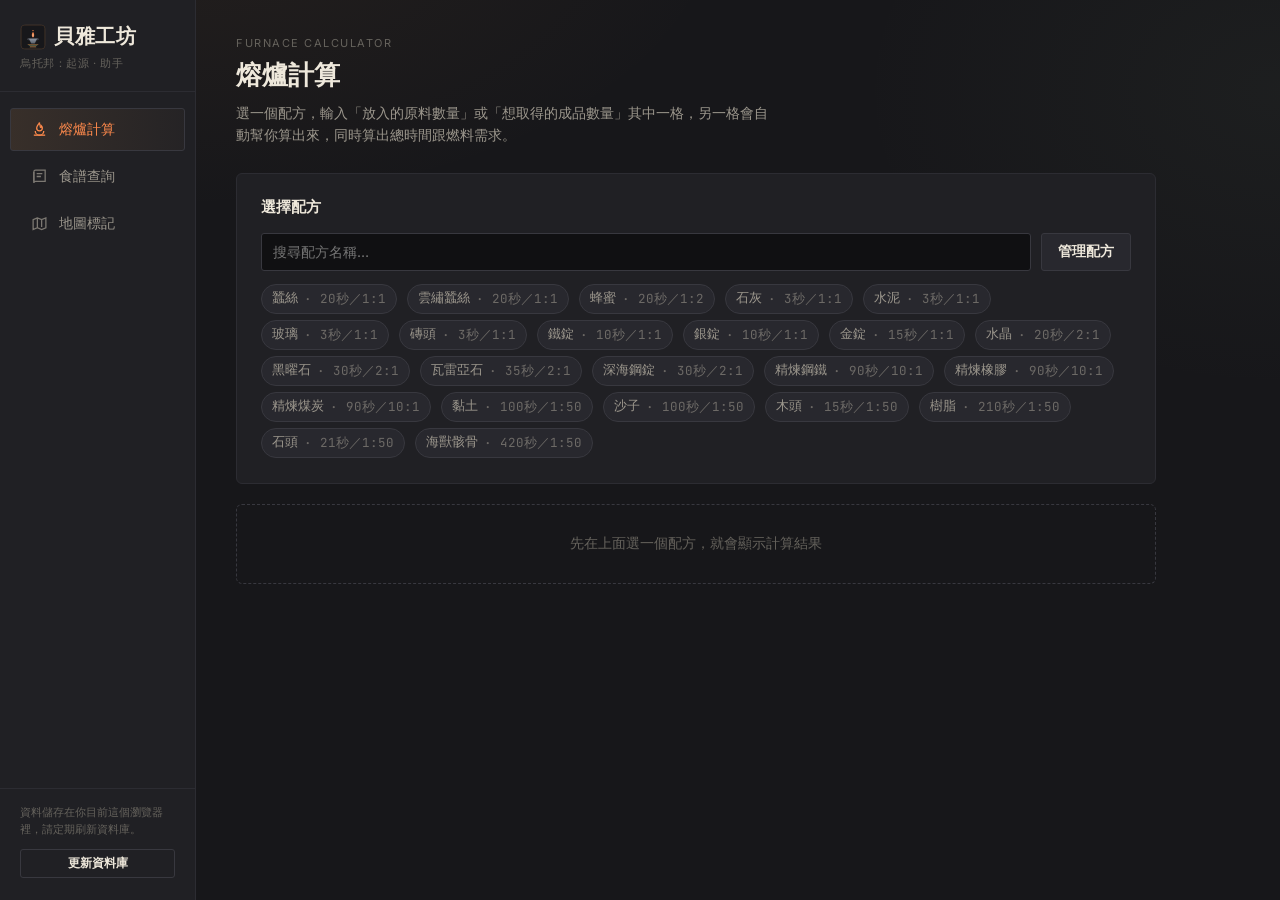
<file: index.html>
<!DOCTYPE html>
<html lang="zh-Hant">
<head>
<meta charset="UTF-8">
<meta name="viewport" content="width=device-width, initial-scale=1.0">
<title>貝雅工坊</title>
<meta name="description" content="烏托邦：起源 遊戲小工具 — 熔爐計算、配方查詢、地圖標記">
<meta property="og:type" content="website">
<meta property="og:title" content="貝雅工坊">
<meta property="og:description" content="烏托邦：起源 遊戲小工具 — 熔爐計算、配方查詢、地圖標記">
<meta property="og:url" content="https://eastonesd.github.io/utopia-origin/">
<meta property="og:image" content="https://eastonesd.github.io/utopia-origin/logo/icon-512.png">
<link rel="icon" type="image/svg+xml" href="logo/logo-mark.svg">
<link rel="manifest" href="manifest.json">
<meta name="theme-color" content="#17171a">
<link rel="apple-touch-icon" href="logo/icon-180.png">
<meta name="apple-mobile-web-app-capable" content="yes">
<meta name="apple-mobile-web-app-status-bar-style" content="black-translucent">
<meta name="apple-mobile-web-app-title" content="貝雅工坊">
<link rel="preconnect" href="https://fonts.googleapis.com">
<link href="https://fonts.googleapis.com/css2?family=Spectral:wght@500;600;700&family=Inter:wght@400;500;600&family=JetBrains+Mono:wght@400;500;700&display=swap" rel="stylesheet">
<link rel="stylesheet" href="style.css">

</head>
<body>
<div class="shell">
  <nav class="side" id="sideNav"></nav>
  <div style="flex:1;display:flex;flex-direction:column;">
    <div class="mobiletabs" id="mobileNav"></div>
    <main id="main"></main>
  </div>
</div>

<div class="toast" id="toast"></div>

<script src="recipes-data.js"></script>
<script src="script.js"></script>
<script>
if('serviceWorker' in navigator){
  window.addEventListener('load', () => {
    navigator.serviceWorker.register('sw.js').catch(err => console.error('SW 註冊失敗', err));
  });
}
</script>
</body>
</html>
</file>
<file: style.css>
:root{
    --bg:#17171a;
    --bg-panel:#202024;
    --bg-panel-2:#28282e;
    --bg-inset:#101012;
    --border:#38383f;
    --border-soft:#2c2c32;
    --text:#eee8db;
    --text-dim:#9b968c;
    --text-faint:#65625c;
    --copper:#c98a4b;
    --copper-dim:#8a6238;
    --ember:#e2632b;
    --ember-glow:#ff8a4c;
    --moss:#7c9473;
    --moss-dim:#586b52;
    --steel:#92a0b3;
    --danger:#c9524a;
    --radius:3px;
  }
  *{box-sizing:border-box;}
  html,body{margin:0;padding:0;}
  body{
    background:
      radial-gradient(ellipse 900px 500px at 15% -10%, rgba(201,138,75,0.07), transparent 60%),
      radial-gradient(ellipse 700px 500px at 100% 10%, rgba(124,148,115,0.06), transparent 60%),
      var(--bg);
    color:var(--text);
    font-family:'Inter',sans-serif;
    min-height:100vh;
  }
  ::selection{background:var(--copper-dim);color:#fff;}

  h1,h2,h3{font-family:'Spectral',serif;margin:0;font-weight:600;}
  .mono{font-family:'JetBrains Mono',monospace;}

  /* layout */
  .shell{display:flex;min-height:100vh;}
  nav.side{
    width:196px;flex:none;
    background:var(--bg-panel);
    border-right:1px solid var(--border-soft);
    display:flex;flex-direction:column;
    padding:22px 0;
  }
  .brand{padding:0 20px 20px 20px;border-bottom:1px solid var(--border-soft);margin-bottom:14px;}
  .brand .mark{
    font-family:'Spectral',serif;font-weight:700;font-size:20px;letter-spacing:0.5px;
    color:var(--text);display:flex;align-items:center;gap:8px;
  }
  .brand .mark svg{flex:none;}
  .brand .sub{font-size:11px;color:var(--text-faint);margin-top:4px;letter-spacing:0.6px;text-transform:uppercase;}

  .navitem{
    display:flex;align-items:center;gap:11px;
    padding:11px 20px;margin:2px 10px;border-radius:var(--radius);
    color:var(--text-dim);cursor:pointer;font-size:14px;font-weight:500;
    border:1px solid transparent;
    transition:background .15s, color .15s, border-color .15s;
    user-select:none;
  }
  .navitem svg{flex:none;opacity:.75;}
  .navitem:hover{background:var(--bg-panel-2);color:var(--text);}
  .navitem.active{
    background:linear-gradient(90deg, rgba(201,138,75,0.14), rgba(201,138,75,0.03));
    border-color:var(--border);
    color:var(--text);
  }
  .navitem.active svg{opacity:1;}
  .navitem .accent{width:3px;height:16px;border-radius:2px;margin-right:-3px;}
  .navitem[data-tab="furnace"].active{color:var(--ember-glow);}
  .navitem[data-tab="lookbook"].active{color:var(--steel);}
  .navitem[data-tab="map"].active{color:var(--moss);}

  main{flex:1;padding:36px 40px 60px 40px;max-width:1000px;}
  .page-head{margin-bottom:26px;}
  .page-head .eyebrow{font-size:11px;letter-spacing:1.5px;text-transform:uppercase;color:var(--text-faint);margin-bottom:6px;}
  .page-head h1{font-size:26px;}
  .page-head p{color:var(--text-dim);font-size:14px;margin-top:6px;max-width:60ch;line-height:1.6;}

  .panel{
    background:var(--bg-panel);
    border:1px solid var(--border-soft);
    border-radius:6px;
    padding:22px 24px;
    margin-bottom:20px;
  }
  .panel h3{font-size:15px;color:var(--text);margin-bottom:14px;display:flex;align-items:center;gap:8px;}

  label{display:block;font-size:12px;color:var(--text-dim);margin-bottom:5px;font-weight:500;}
  input[type=text],input[type=number],select,textarea{
    width:100%;background:var(--bg-inset);border:1px solid var(--border);color:var(--text);
    padding:9px 11px;border-radius:var(--radius);font-size:14px;font-family:'Inter',sans-serif;
    outline:none;transition:border-color .15s;
  }
  input:focus,select:focus,textarea:focus{border-color:var(--copper);}
  textarea{resize:vertical;min-height:50px;}
  .field{margin-bottom:14px;}
  .row{display:flex;gap:14px;flex-wrap:wrap;}
  .row>.field{flex:1;min-width:140px;}

  button{
    font-family:'Inter',sans-serif;font-weight:600;font-size:13.5px;
    border-radius:var(--radius);border:1px solid var(--border);
    background:var(--bg-panel-2);color:var(--text);
    padding:9px 16px;cursor:pointer;transition:all .15s;
  }
  button:hover{border-color:var(--copper);color:var(--copper);}
  button.primary{background:linear-gradient(180deg,var(--copper),var(--copper-dim));border-color:var(--copper-dim);color:#1a1409;}
  button.primary:hover{filter:brightness(1.08);color:#1a1409;}
  button.ghost{background:transparent;}
  button.danger:hover{border-color:var(--danger);color:var(--danger);}
  button.small{padding:5px 10px;font-size:12px;}
  button:disabled{opacity:.4;cursor:not-allowed;}

  /* furnace calc */
  .gauge-wrap{background:var(--bg-inset);border:1px solid var(--border);border-radius:6px;padding:20px;margin-top:6px;}
  .gauge-track{
    position:relative;height:14px;border-radius:8px;background:#0b0b0d;
    overflow:hidden;border:1px solid var(--border);
  }
  .gauge-fill{
    position:absolute;left:0;top:0;bottom:0;width:0%;
    background:linear-gradient(90deg,#7a3512,var(--ember),var(--ember-glow));
    box-shadow:0 0 12px 1px rgba(226,99,43,0.55);
    transition:width .5s cubic-bezier(.2,.9,.3,1);
  }
  .gauge-fill::after{
    content:'';position:absolute;inset:0;
    background:repeating-linear-gradient(120deg, rgba(255,255,255,0.12) 0 6px, transparent 6px 14px);
    animation:embers 1.4s linear infinite;
    opacity:.6;
  }
  @keyframes embers{from{background-position-x:0;}to{background-position-x:40px;}}
  .gauge-labels{display:flex;justify-content:space-between;margin-top:10px;}
  .stat{}
  .stat .num{font-family:'JetBrains Mono',monospace;font-size:22px;color:var(--ember-glow);font-weight:700;}
  .stat .lbl{font-size:11px;color:var(--text-faint);text-transform:uppercase;letter-spacing:1px;margin-top:2px;}
  .stat.fuel .num{color:var(--copper);}

  .recipe-chip{
    display:inline-flex;align-items:center;gap:6px;
    background:var(--bg-panel-2);border:1px solid var(--border);
    padding:5px 10px;border-radius:20px;font-size:12.5px;color:var(--text-dim);
    cursor:pointer;margin:3px 6px 3px 0;transition:.15s;
  }
  .recipe-chip:hover{border-color:var(--copper);color:var(--text);}
  .recipe-chip.active{border-color:var(--copper);color:var(--copper);background:rgba(201,138,75,0.1);}

  /* list rows */
  .list-row{
    display:flex;align-items:center;justify-content:space-between;gap:12px;
    padding:11px 4px;border-bottom:1px solid var(--border-soft);
  }
  .list-row:last-child{border-bottom:none;}
  .list-row .main{flex:1;min-width:0;}
  .list-row .title{font-size:14px;color:var(--text);font-weight:500;}
  .list-row .sub{font-size:12px;color:var(--text-faint);margin-top:2px;}
  .list-row .acts{display:flex;gap:6px;flex:none;}
  .tag{
    display:inline-block;font-size:10.5px;padding:2px 7px;border-radius:10px;
    text-transform:uppercase;letter-spacing:.4px;font-weight:600;margin-right:6px;
  }
  .tag.steel{background:rgba(146,160,179,0.15);color:var(--steel);}
  .tag.moss{background:rgba(124,148,115,0.18);color:#a3c397;}
  .tag.copper{background:rgba(201,138,75,0.16);color:var(--copper);}
  /* 食譜分類：吃的＝篝火藍、喝的＝原本的綠、飼料＝牛皮紙色 */
  .tag.food-eat{background:rgba(146,160,179,0.15);color:var(--steel);}
  .tag.food-drink{background:rgba(124,148,115,0.18);color:#a3c397;}
  .tag.food-feed{background:rgba(196,160,110,0.18);color:#d9b98a;}
  /* 廚具：篝火＝淡橘、聖焰篝火＝薰衣草紫、烹飪鍋＝布魯克林灰 */
  .tag.cook-campfire{background:rgba(217,119,87,0.18);color:#e39774;}
  .tag.cook-holyfire{background:rgba(168,146,214,0.18);color:#b6a3e0;}
  .tag.cook-pot{background:rgba(140,148,158,0.18);color:#a3aab2;}
  .tag.cook-caldron{background:rgba(45,110,74,0.22);color:#5fbf88;}

  .empty{
    text-align:center;padding:30px 10px;color:var(--text-faint);font-size:13.5px;
    border:1px dashed var(--border);border-radius:6px;
  }

  .searchbar{display:flex;gap:10px;margin-bottom:14px;}
  .searchbar input{flex:1;}

  /* modal */
  .modal-backdrop{
    position:fixed;inset:0;background:rgba(10,10,11,0.7);backdrop-filter:blur(2px);
    display:flex;align-items:center;justify-content:center;z-index:50;padding:20px;
  }
  .modal{
    background:var(--bg-panel);border:1px solid var(--border);border-radius:8px;
    padding:24px;width:100%;max-width:440px;max-height:86vh;overflow:auto;
  }
  .modal h3{margin-bottom:16px;}
  .mat-row{display:flex;gap:8px;margin-bottom:8px;align-items:center;}
  .mat-row input{flex:1;}
  .mat-row input.qty{max-width:80px;flex:none;}

  /* map */
  .map-area{
    position:relative;width:100%;aspect-ratio:2616/2709;border-radius:6px;overflow:hidden;
    border:1px solid var(--border);cursor:crosshair;
    background:url('map-assets/map-bg.jpg') center/cover no-repeat, var(--bg-inset);
  }
  .map-area .hint{
    position:absolute;bottom:10px;right:12px;font-size:11px;color:var(--text-faint);
    background:rgba(0,0,0,0.35);padding:4px 8px;border-radius:4px;pointer-events:none;
  }
  .pin{
    position:absolute;width:14px;height:14px;border-radius:50% 50% 50% 0;
    transform:translate(-50%,-100%) rotate(-45deg);
    border:2px solid rgba(0,0,0,0.4);cursor:pointer;
    box-shadow:0 2px 5px rgba(0,0,0,0.5);
    transition:transform .15s;
  }
  .pin:hover, .pin.highlight{transform:translate(-50%,-100%) rotate(-45deg) scale(1.35);}
  .pin.cat-ore{background:var(--copper);}
  .pin.cat-plant{background:var(--moss);}
  .pin.cat-animal{background:#c9524a;}
  .pin.cat-special{background:#c9a84b;}
  .pin.cat-chest{background:var(--steel);}
  .pin.cat-other{background:#8a8a92;}

  .catlegend{display:flex;flex-wrap:wrap;gap:10px;margin:12px 0 4px 0;}
  .catlegend span{display:flex;align-items:center;gap:6px;font-size:12px;color:var(--text-dim);}
  .catlegend i{width:9px;height:9px;border-radius:50%;display:inline-block;}
  .catlegend .cat-ore{background:var(--copper);}
  .catlegend .cat-plant{background:var(--moss);}
  .catlegend .cat-animal{background:#c9524a;}
  .catlegend .cat-special{background:#c9a84b;}
  .catlegend .cat-chest{background:var(--steel);}
  .catlegend .cat-other{background:#8a8a92;}

  .filterbar{display:flex;gap:8px;flex-wrap:wrap;margin-bottom:12px;}
  .filterbtn{
    font-size:12px;padding:5px 11px;border-radius:20px;border:1px solid var(--border);
    background:transparent;color:var(--text-dim);cursor:pointer;
  }
  .filterbtn.active{border-color:var(--moss);color:#a3c397;background:rgba(124,148,115,0.1);}
  .filterbtn.active.food-eat{border-color:var(--steel);color:var(--steel);background:rgba(146,160,179,0.15);}
  .filterbtn.active.food-drink{border-color:var(--moss);color:#a3c397;background:rgba(124,148,115,0.18);}
  .filterbtn.active.food-feed{border-color:#c4a06e;color:#d9b98a;background:rgba(196,160,110,0.18);}
  .filterbtn.active.cook-campfire{border-color:#d97757;color:#e39774;background:rgba(217,119,87,0.18);}
  .filterbtn.active.cook-holyfire{border-color:#a892d6;color:#b6a3e0;background:rgba(168,146,214,0.18);}
  .filterbtn.active.cook-pot{border-color:#8c949e;color:#a3aab2;background:rgba(140,148,158,0.18);}
  .filterbtn.active.cook-caldron{border-color:#2d6e4a;color:#5fbf88;background:rgba(45,110,74,0.22);}

  .toast{
    position:fixed;bottom:22px;left:50%;transform:translateX(-50%) translateY(20px);
    background:var(--bg-panel-2);border:1px solid var(--copper-dim);color:var(--text);
    padding:10px 18px;border-radius:6px;font-size:13px;opacity:0;pointer-events:none;
    transition:opacity .25s, transform .25s;z-index:100;
  }
  .toast.show{opacity:1;transform:translateX(-50%) translateY(0);}

  .disclaimer{
    font-size:11.5px;color:var(--text-faint);margin-top:10px;line-height:1.6;
    border-left:2px solid var(--border);padding-left:10px;
  }

  /* mobile */
  .mobiletabs{display:none;}
  @media (max-width:760px){
    .shell{flex-direction:column;}
    nav.side{display:none;}
    .mobiletabs{
      display:flex;flex-direction:column;position:sticky;top:0;z-index:10;
      background:var(--bg-panel);border-bottom:1px solid var(--border-soft);
    }
    .mobile-brand{
      display:flex;align-items:center;gap:8px;
      padding:10px 14px;border-bottom:1px solid var(--border-soft);
      font-family:'Spectral',serif;font-weight:700;font-size:15px;color:var(--text);
    }
    .mobile-tabs-row{display:flex;overflow-x:auto;}
    .mobile-tabs-row .navitem{flex:1;justify-content:center;margin:6px 4px;white-space:nowrap;}
    main{padding:18px 14px 44px 14px;}
    .row{flex-direction:column;}
    .page-head h1{font-size:21px;}
    .page-head p{font-size:13px;}
    .panel{padding:16px 14px;}
    .gauge-labels{flex-wrap:wrap;gap:14px;}
    .gauge-labels .stat{flex:1 1 40%;min-width:110px;}
    .stat .num{font-size:19px;}
    .searchbar{flex-wrap:wrap;}
    .searchbar input{min-width:0;}
    .modal{padding:18px;}
    .list-row{flex-wrap:wrap;}
    .list-row .acts{width:100%;justify-content:flex-end;}
  }
  @media (max-width:420px){
    .brand .mark{font-size:17px;}
    .page-head h1{font-size:19px;}
    button{padding:8px 12px;font-size:13px;}
  }
</file>
